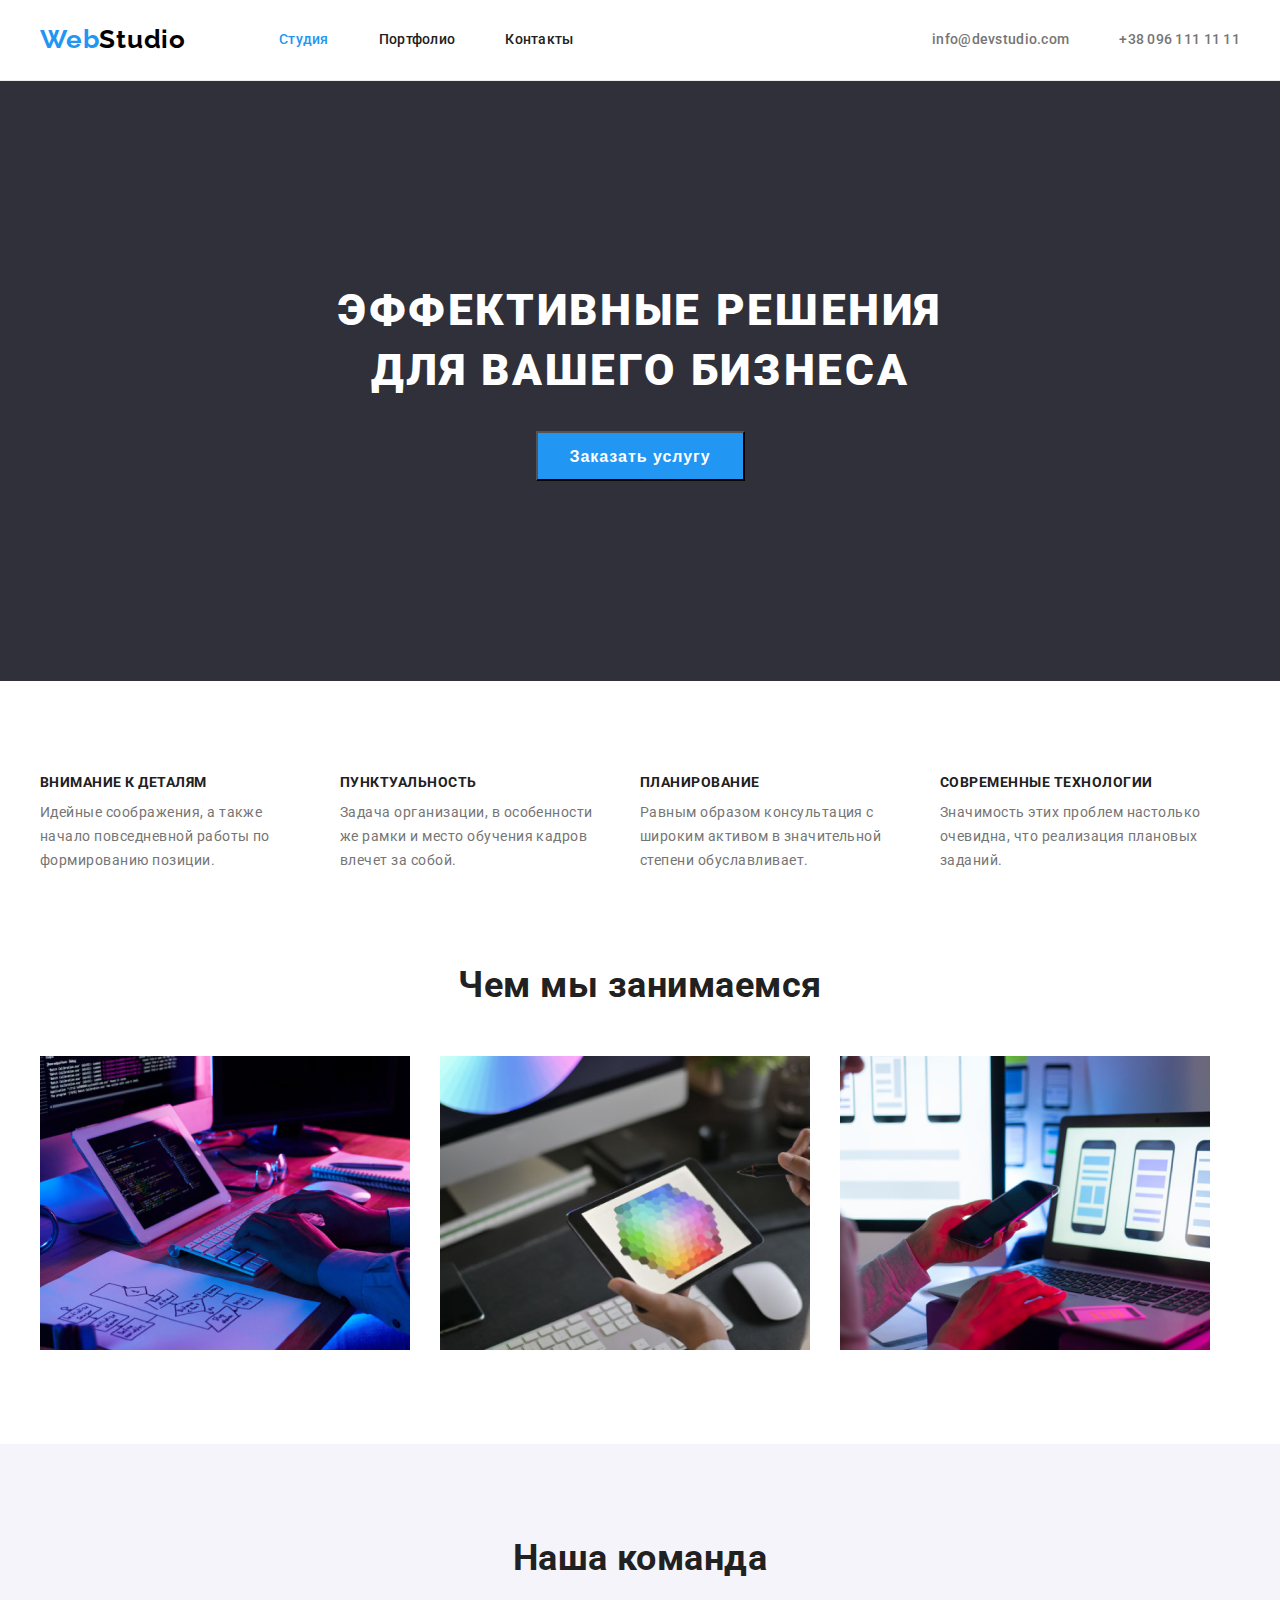
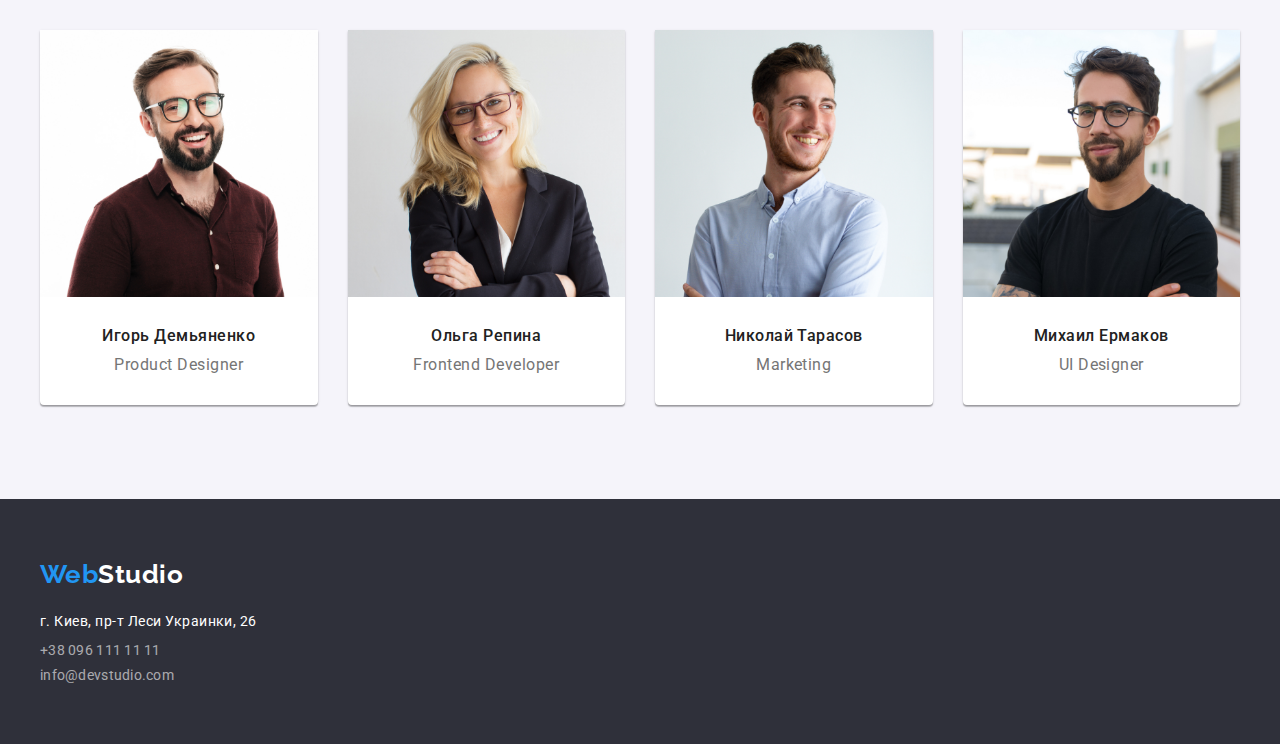
<file: index.html>
<!DOCTYPE html>
<html lang="ru">

<head>
    <meta charset="UTF-8">
    <meta name="viewport" content="width=device-width, initial-scale=1.0">
    <title>WebStudio</title>
    <link rel="preconnect" href="https://fonts.gstatic.com">
    <link rel="https://cdnjs.cloudflare.com/ajax/libs/modern-normalize/1.0.0/modern-normalize.min.css">
    <link href="https://fonts.googleapis.com/css2?family=Raleway:wght@700&family=Roboto:wght@400;500;700;900&display=swap"
        rel="stylesheet">
    <link rel="stylesheet" href="./css/styles.css">
</head>
<body>
    <header class="header">
        <div class="container_main nav_nav container">
                <nav class="navigation"><a href="./index.html" class="logo_webstudio" lang="en"><span>Web</span>Studio</a>
                    <ul class="navigation_menu list">
                        <li class="item"><a href="./index.html" class="link studio">Студия</a></li>
                        <li class="item"><a href="./portfolio.html" class="link">Портфолио</a></li>
                        <li class="item"><a href="#contacts" class="link">Контакты</a></li>
                    </ul>
                </nav>    
            <address class="address">
                <a class="contact" href="mailto:info@devstudio.com">info@devstudio.com</a></li>
                <a class="contact" href="tel:+380961111111">+38 096 111 11 11</a></li>
            </address>
        </div>    
    </header>
    <main>
        <!-- Hero -->
        <section class="hero">
            <div class="container">
                <h1 class="hero_title">Эффективные решения<br> для вашего бизнеса</h1>
                <button type="button" class="button_hero">Заказать услугу</button>
            </div>    
        </section>


        <!--Features---Наши преимущества-->

        <section class="section features">
            <div class="container">
                <ul class="features_list list">
                    <li class="item">
                        <h3 class="title">Внимание к деталям</h3>
                        <p class="item_one">Идейные соображения, а также начало повседневной работы по формированию позиции.</p>
                    </li>
                    <li class="item">
                        <h3 class="title">Пунктуальность</h3>
                        <p class="item_one">Задача организации, в особенности же рамки и место обучения кадров влечет за собой.</p>
                    </li>
                    <li class="item">
                        <h3 class="title">Планирование</h3>
                        <p class="item_one">Равным образом консультация с широким активом в значительной степени обуславливает.</p>
                    </li>
                    <li class="item">
                        <h3 class="title">Современные технологии</h3>
                        <p class="item_one">Значимость этих проблем настолько очевидна, что реализация плановых заданий.</p>
                    </li>
                </ul>
            </div>
        </section>

        <!--What are we doing-->
        <section class="section_job pictures">
            <div class="container">
                <h4 class="title_page">Чем мы занимаемся</h4>
                <ul class="job_list list">
                    <li class="item"><img src="./images1/what-are-we-doing/box1.jpg" alt="верстка страницы" width="370" height="240"></li>
                    <li class="item"><img src="./images1/what-are-we-doing/box3.jpg" alt="подбор цвета на планшете" width=370
                            height="240"></li>
                    <li class="item"><img src="./images1/what-are-we-doing/box2.jpg"
                        alt="сравневание мобильной и компютерной версии приложений" width=370 height="240"></li>
                </ul>
            </div>    
        </section>

        <!--Our team-->
        <section class="team">
            <div class="container">
                <h4 class="title_page">Наша команда</h4>
                <ul class="team_list list">
                    <li class="item"><img class="img" src="./images1/our-team/team-card1.jpg" alt="Наши сотрудники">
                        <h3 class="name">Игорь Демьяненко</h3>
                        <p class="profession"><span lang="en">Product Designer</span></p>
                    </li>
                    <li class="item"><img class="img" src="./images1/our-team/team-card2.jpg" alt="Наши сотрудники">
                        <h3 class="name">Ольга Репина</h3>
                        <p class="profession"><span lang="en">Frontend Developer</span></p>
                    </li>
                    <li class="item"><img class="img" src="./images1/our-team/team-card3.jpg" alt="Наши сотрудники">
                        <h3 class="name">Николай Тарасов</h3>
                        <p class="profession"><span lang="en">Marketing</span></p>
                    </li>
                    <li class="item"><img class="img" src="./images1/our-team/team-card4.jpg" alt="Наши сотрудники">
                        <h3 class="name">Михаил Ермаков</h3>
                        <p class="profession"><span lang="en">UI Designer</span></p>
                    </li>
                </ul>
            </div>
        </section>
    </main>
    <!--Contacts information-->
    <footer class="footer">
        <div class="container">
            <a href="./index.html" class="footer_webstudio" lang="en"><span>Web</span>Studio</a>
            <address class="address_footer">
                г. Киев, пр-т Леси Украинки, 26
            </address> 
            <address class="footer_contact">     
                    <a class="contact" href="tel:+380961111111">+38 096 111 11 11</a>
                    <a class="contact" href="mailto:info@devstudio.com">info@devstudio.com</a>
            </address>  
        </div>
    </footer>
</body>
</file>
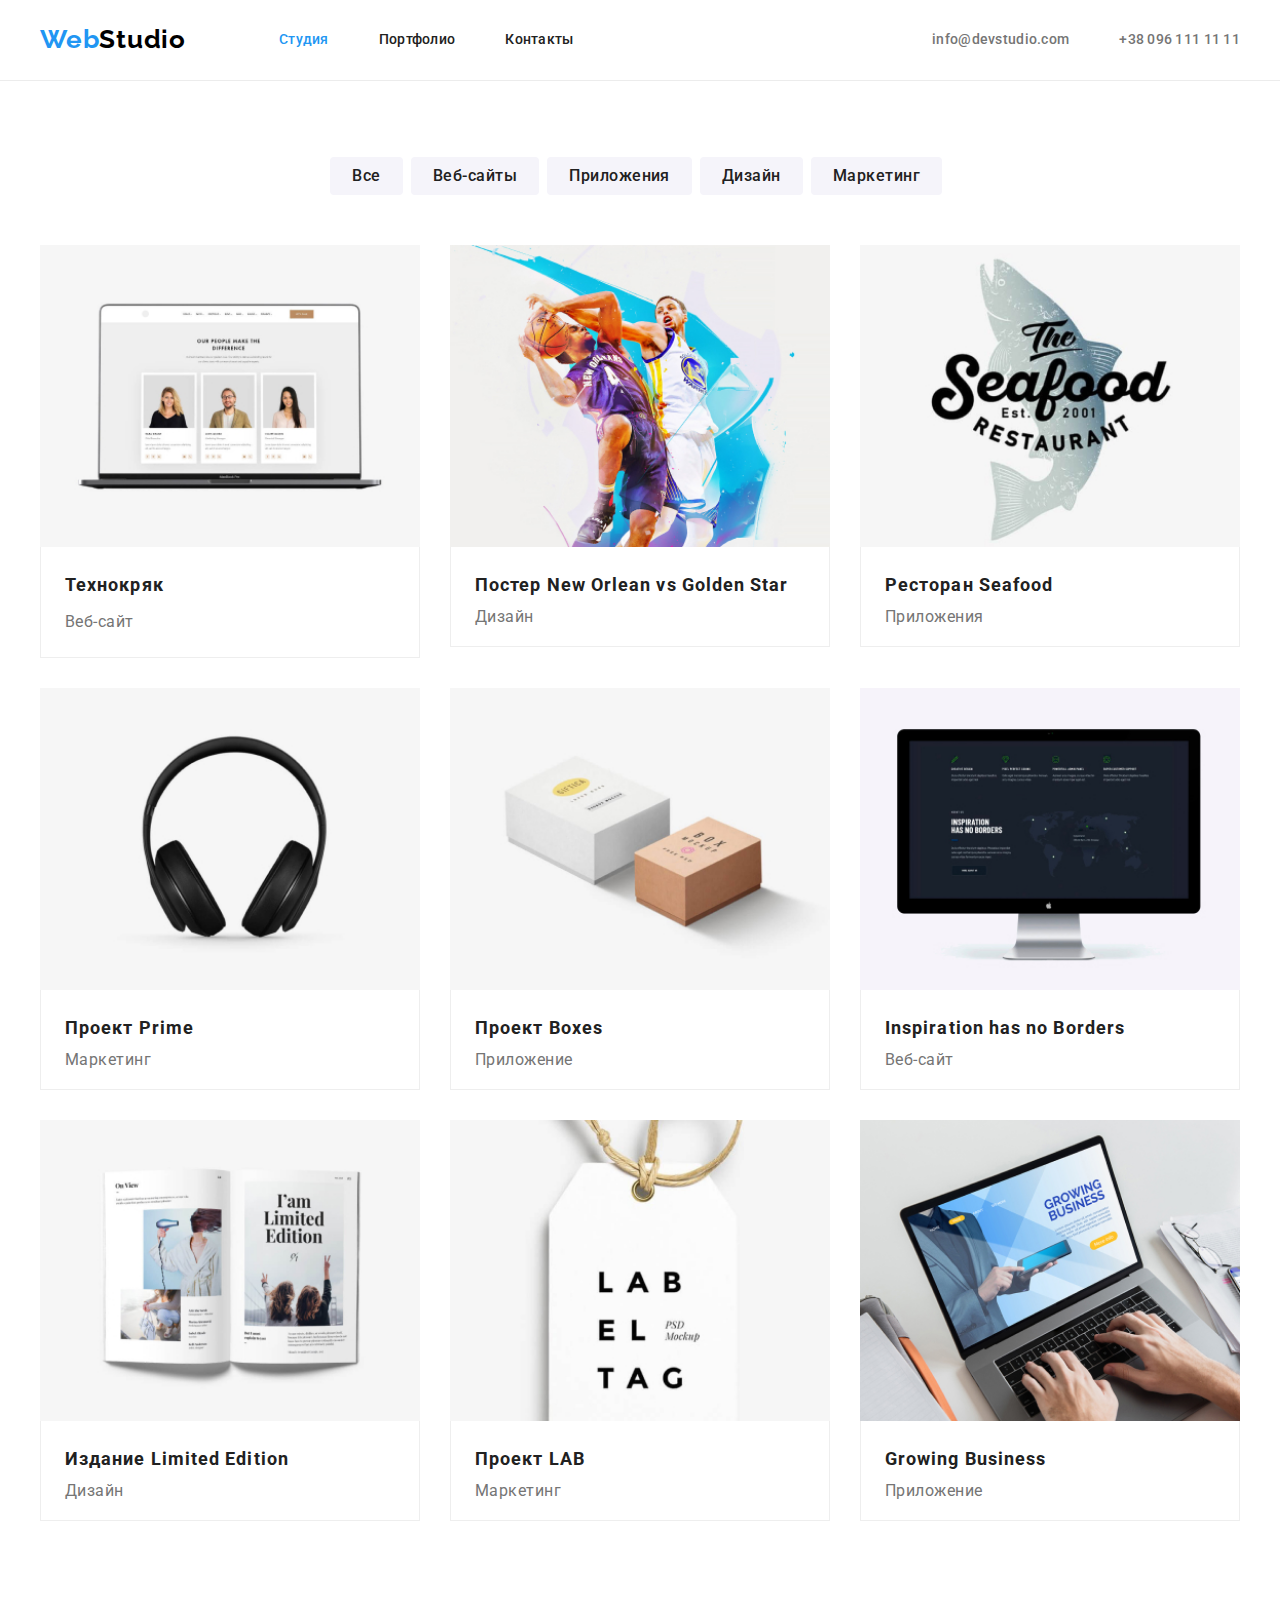
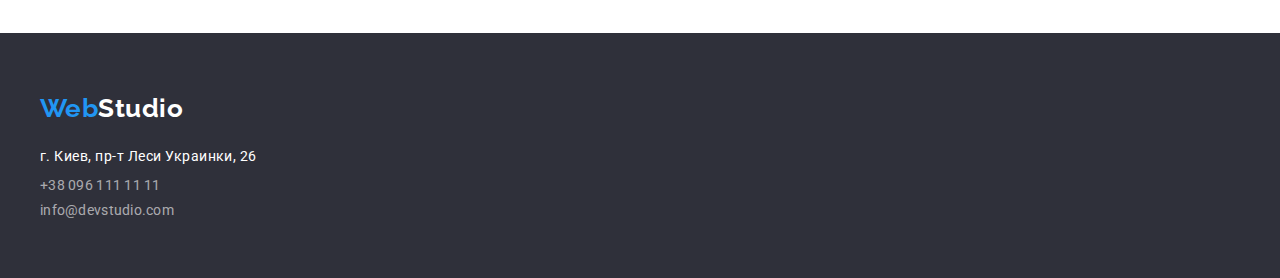
<file: portfolio.html>
<!DOCTYPE html>
<html lang="ru">
<head>
    <meta charset="UTF-8">
    <meta name="viewport" content="width=device-width, initial-scale=1.0">
    <title>Portfolio</title>
    <link rel="preconnect" href="https://fonts.gstatic.com">
    <link rel="https://cdnjs.cloudflare.com/ajax/libs/modern-normalize/1.0.0/modern-normalize.min.css">
    <link href="https://fonts.googleapis.com/css2?family=Raleway:wght@700&family=Roboto:wght@400;500;700;900&display=swap"
    rel="stylesheet">
    <link rel="stylesheet" href="./css/styles.css">   
</head>
<body>
    <header class="header">
        <div class="container_main nav_nav container">
                <nav class="navigation"><a href="./index.html" class="logo_webstudio" lang="en"><span>Web</span>Studio</a>
                    <ul class="navigation_menu list">
                        <li class="item"><a href="./index.html" class="link studio">Студия</a></li>
                        <li class="item"><a href="./portfolio.html" class="link">Портфолио</a></li>
                        <li class="item"><a href="#contacts" class="link">Контакты</a></li>
                    </ul>
                </nav>    
            <address class="address">
                <a class="contact" href="mailto:info@devstudio.com">info@devstudio.com</a></li>
                <a class="contact" href="tel:+380961111111">+38 096 111 11 11</a></li>
            </address>
        </div>    
    </header>



    <main>
        <!----ALL PROJECTS---->
        <section class="section work">
            <div class="container">
                <ul class="portfolio-buttons list">
                    <li><button class="button portfolio" type="button">Все</button></li>
                    <li><button class="button portfolio" type="button">Веб-сайты</button></li>
                    <li><button class="button portfolio" type="button">Приложения</button></li>
                    <li><button class="button portfolio" type="button">Дизайн</button></li>
                    <li><button class="button portfolio" type="button">Маркетинг</button></li>
                </ul>
                <ul class="work_list list">
                
                    <li class="item"><div class="img_thumb"><img src="./images/технокряк.jpg" alt="Веб-сайт"></div>
                        <div class="wrapper">
                            <h2 class="title">Технокряк</h2>
                            <p class="item_one">Веб-сайт</p>
                        </div>
                    </li>
                    <li class="item"><div class="img_thumb"><img src="./images/new-orlean.jpg" alt="Дизайн"></div>
                    <div class="wrapper"><h2  class="title">Постер New Orlean vs Golden Star</h2>
                    <p class="function">Дизайн</p></div></li>

                    <li class="item"><div class="img_thumb"><img src="./images/sea-food.jpg" alt="Ресторан"></div>
                    <div class="wrapper"><h2 class="title">Ресторан Seafood</h2>
                    <p class="function">Приложения</p></div></li>

                    <li class="item"><div class="img_thumb"><img src="./images/prime.jpg" alt="Наушники"></div>
                    <div class="wrapper"><h2 class="title">Проект Prime</h2>
                    <p class="function">Маркетинг</p></div></li>

                    <li class="item"><div class="img_thumb"><img src="./images/boxes.jpg" alt="коробки"></div>
                    <div class="wrapper"><h2 class="title">Проект Boxes</h2>
                    <p class="function">Приложение</p></div></li>

                    <li class="item"><div class="img_thumb"><img src="./images/inspiration.jpg" alt="Веб-сайт"></div>
                    <div class="wrapper"><h2 class="title">Inspiration has no Borders</h2>
                    <p class="function">Веб-сайт</p></div></li>

                    <li class="item"><div class="img_thumb"><img src="./images/limited-edition.jpg" alt="Издание"></div>
                    <div class="wrapper"><h2 class="title">Издание Limited Edition</h2>
                    <p class="function">Дизайн</p></div></li>

                    <li class="item"><div class="img_thumb"><img src="./images/lab.jpg" alt="Этикетка"></div>
                    <div class="wrapper"><h2 class="title">Проект LAB</h2>
                    <p class="function">Маркетинг</p></div></li>
                    
                    <li class="item"><div class="img_thumb"><img src="./images/growing-busines.jpg" alt="Ноут-бук"></div>
                    <div class="wrapper"><h2 class="title">Growing Business</h2>
                    <p class="function">Приложение</p></div></li>
                </ul>
            </div>
        </section>
    </main>
    <!--footer-->
    <footer class="footer">
        <div class="container">
            <a href="./index.html" class="footer_webstudio" lang="en"><span>Web</span>Studio</a>
            <address class="address_footer">
                г. Киев, пр-т Леси Украинки, 26
            </address> 
            <address class="footer_contact">     
                    <a class="contact" href="tel:+380961111111">+38 096 111 11 11</a>
                    <a class="contact" href="mailto:info@devstudio.com">info@devstudio.com</a>
            </address>  
        </div>
    </footer>
</body>
</html>
</file>
<file: css/styles.css>
ul,
ol{
    padding: 0;
    margin: 0;
}
h1,
h2,
h3,
h4,
h5,
h6,
p{
    padding: 0;
    margin: 0;
}
a{
    text-decoration: none;
}
:root{
    --primary-white-color: #ffffff;
    --second-bg-color: #f5f4fa;
    --third-bg-color: #2F303A;
    --primary-text-color: #212121;
    --title-text-color:#757575;
    --accent-color:#2196F3;
    --black-color:#000000;

}
body{
    color: var(--title-text-color);
    background-color:var(--primary-white-color);
    font-family: Roboto, sans-serif;
    letter-spacing: 0.03em;
    margin: 0;
}
img{
    display: block;
    width: 100%;
    height: auto;

}
.container{
    width: 1200px;
    padding-right: 15px;
    padding-left: 15px;
    margin: 0 auto;
}
.list{
    list-style: none;
}
/*====section======*/
.title_page{
    margin-bottom: 50px;
    color: var(--primary-text-color);
    font-weight: 700;
    font-size: 36px;
    line-height: 1.16;
    text-align: center;
}

/*====button=====*/

.button{
    display: inline-block;
    color: var(--primary-text-color);
    background-color: var(--second-bg-color);

    font-family: inherit;
    border-radius: 4px;
    border: none;
    text-align: center;
}

/*======header========*/


.header{
    border-bottom: 1px solid #ECECEC;
}

/*===nav_nav====*/

.nav_nav{
    display: flex;
}
/*====navigation===*/

.navigation{
    display: flex;
    align-items: center;
}

/*===header logo====*/
.logo_webstudio{
    margin-right: 93px;
    margin-top: 24px;
    margin-bottom: 25px;

    color: var(--black-color);
    font-family: 'Raleway', sans-serif;
    font-weight: 700;
    font-size: 26px;
    line-height:1.2;
    letter-spacing: 0.03em;
}
.logo_webstudio span{
    color: var(--accent-color);
}
/*===navigation====*/

.navigation_menu{
    display: flex;
}

.navigation_menu .link{
    display: block;
    padding-top: 25px;
    padding-bottom: 25px;

    color: var(--primary-text-color);
    font-weight: 500;
    font-size: 14px;
    line-height:1.14;
    letter-spacing: 0.02em;


}

.navigation_menu .item:not(:last-child){
margin-right: 50px;
}

.navigation_menu .link:hover,
.navigation_menu .link:focus{
    color: var(--accent-color);
}
.navigation_menu .link.studio{
    color: var(--accent-color);
}

/*====header address===*/

.address{
    display: flex;
    margin-left: auto;
}
.address .contact{
    display: block;
    padding-top: 32px;
    padding-bottom: 32px;

    color: var(--title-text-color);
    font-weight: 500;
    font-size: 14px;
    font-style: normal;
    line-height:1.14;
    letter-spacing: 0.02em;
}

.address .contact:hover,
.address .contact:focus{
    color: var(--accent-color);
}
.address .contact:not(:last-child){
    margin-right: 50px;
}

/*====hero====*/


.hero{
    background-color: var(--third-bg-color);
    padding-top: 200px;
    padding-bottom: 200px;
    text-align: center;
}

.hero_title{
    color: var(--primary-white-color);
    margin-bottom: 30px;
    font-weight: 900;
    font-size: 44px;
    line-height:1.36;
    letter-spacing: 0.06em;
    text-transform: uppercase;

}

.button_hero{
    min-width: 200px;
    height: 50px;
    padding: 10px 32px;

    color: var(--primary-white-color);
    background-color: var(--accent-color);

    font-weight: 700;
    font-size: 16px;
    line-height:1.8;
    letter-spacing: 0.06em;
    cursor: pointer;
}
.button_hero:hover,
.button_hero:focus{
    background-color: #0e86e8;
}

/*===features====*/

.features{
    padding-top: 94px;
}

.features_list{
    display: flex;
    flex-wrap: wrap;
}

.features_list .item{
    width:270px;
}

.features_list .item:not(:nth-child(4n)){
    margin-right: 30px;
}

.features_list .title{
    margin-bottom: 10px;

    color: var(--primary-text-color);
    font-weight: 700;
    font-size: 14px;
    line-height:1.14;
    text-transform: uppercase;

}
.features_list .item_one{
    font-size: 14px;
    line-height: 1.71;
}

/*===what we are doing===*/
.pictures{
    padding-top: 92px;
    padding-bottom: 94px;
}

.job_list{
    display: flex;
}

.job_list .item:not(:nth-child(3n)){
     margin-right: 30px;
}

/*===our team===*/

.team{
    padding-top: 94px;
    padding-bottom: 94px;
    background-color: var(--second-bg-color);
}
.team_list{
    display: flex;
    /*flex-wrap: wrap;*/
}

.team_list .item{
    padding-bottom: 30px;
    width: 100%;


    background-color: var(--primary-white-color);
    box-shadow: 0px 1px 3px rgba(0, 0, 0, 0.12), 0px 1px 1px rgba(0, 0, 0, 0.14), 0px 2px 1px rgba(0, 0, 0, 0.2);
    border-radius: 0px 0px 4px 4px;

    text-align: center;

}

.team_list .item:not(:nth-child(4n)){
    margin-right: 30px;
}

.team_list .img{
    margin-bottom: 30px;
    
}

.team_list .name{
    margin-bottom: 10px;

    color: var(--primary-text-color);
    font-weight: 500;
    font-size: 16px;
    line-height:1.18;
}

.team_list .profession{
    font-size: 16px;
    line-height:1.18;
}
 



/*====portfolio====*/


/*====all progects===*/

.work{
    padding-top: 76px;
    padding-bottom: 112px;
}

.portfolio-buttons{
    display: flex;
    justify-content: center;
    margin-bottom: 50px;
}

.button.portfolio{
    margin-right: 8px;
    padding: 6px 22px;
    min-width: 73px; 

    font-weight: 500;
    font-size: 16px;
    line-height:1.6;
    text-align: center;
    letter-spacing: 0.03em;

    cursor: pointer;
}

.button.portfolio:hover,
.button.portfolio:focus{
    color: var(--primary-white-color);
    background-color: var(--accent-color);

    box-shadow: 0px 3px 1px rgba(0, 0, 0, 0.1), 0px 1px 2px rgba(0, 0, 0, 0.08), 0px 2px 2px rgba(0, 0, 0, 0.12);
}
 /*===work list=====*/

.work_list{
    display: flex;
    flex-wrap: wrap;
    margin: -15px;
 }

.work_list .item{
    flex-basis: calc(100% / 3 - 30px);
    margin: 15px;
    
    
}

.work_list .title{
    margin-bottom: 4px;
    color: var(--primary-text-color);

    font-weight: 700;
    font-size: 18px;
    line-height:2;
    letter-spacing: 0.06em;
}

.work_list .wrapper{
    padding: 20px 24px;
    border-left: 1px solid #EEEEEE;
    border-right: 1px solid #EEEEEE;
    border-bottom: 1px solid #EEEEEE;
}

.work_list .item_one{
    max-width: 100%;
    font-size: 16px;
    line-height: 1.87;
}

.footer{
    padding-top: 60px;
    padding-bottom: 60px;

    background-color: var(--third-bg-color);
}

.footer_webstudio{
    display: inline-block;
    margin-bottom: 20px;
    color: var(--primary-white-color);

    font-family: 'Raleway', sans-serif;
    font-weight: 700;
    font-size: 26px;
    line-height:1.2;
}

.footer_webstudio span{
    color: var(--accent-color);
}

/*===footer contacts====*/

.footer .address_footer{
    margin-bottom: 9px;
    color: var(--primary-white-color);

    font-style: normal;
    font-size: 14px;
    line-height: 1.71;
}

.footer_contact .contact{
    display: flex;
    color: rgba(255, 255, 255, 0.6); 
    font-style: normal;
    font-size: 14px;
    line-height: 1.14;
    letter-spacing: 0.02em;
}

.footer_contact .contact:not(:last-child){
    margin-bottom: 9px;
}
</file>
